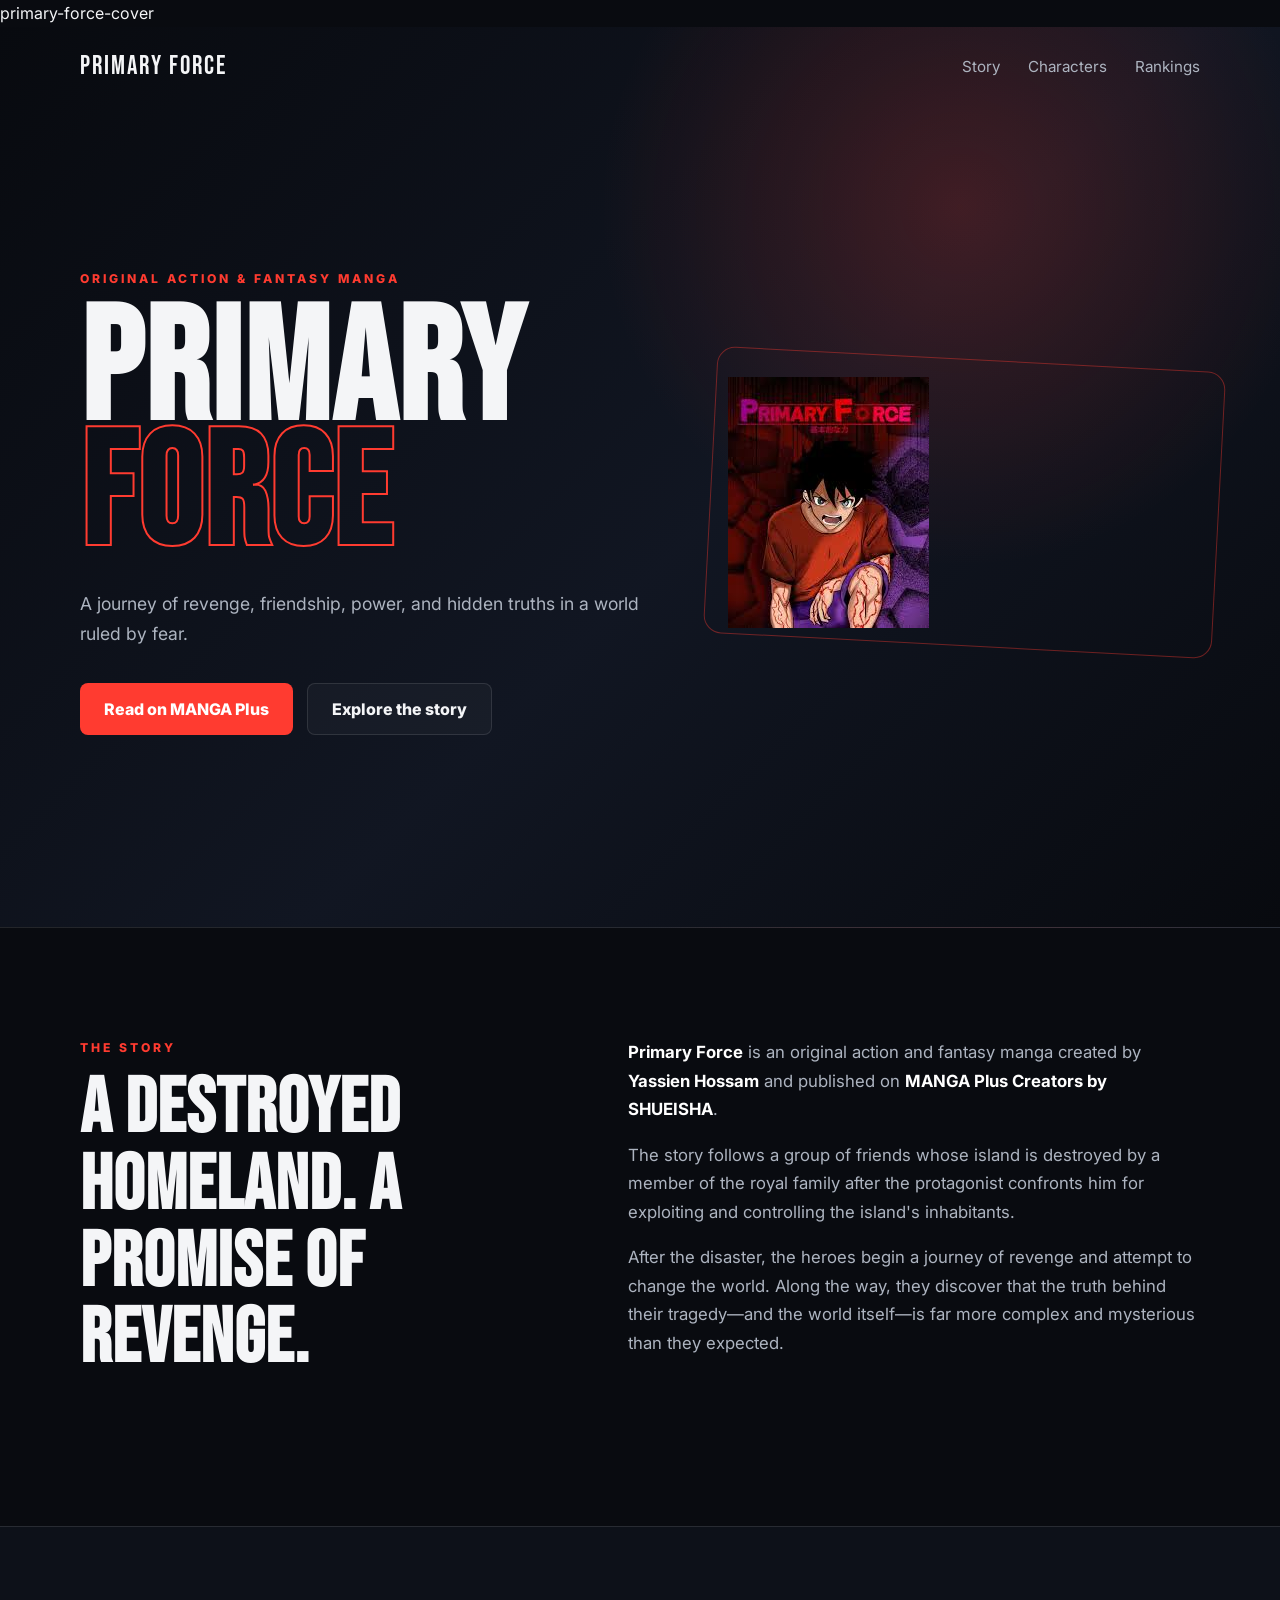
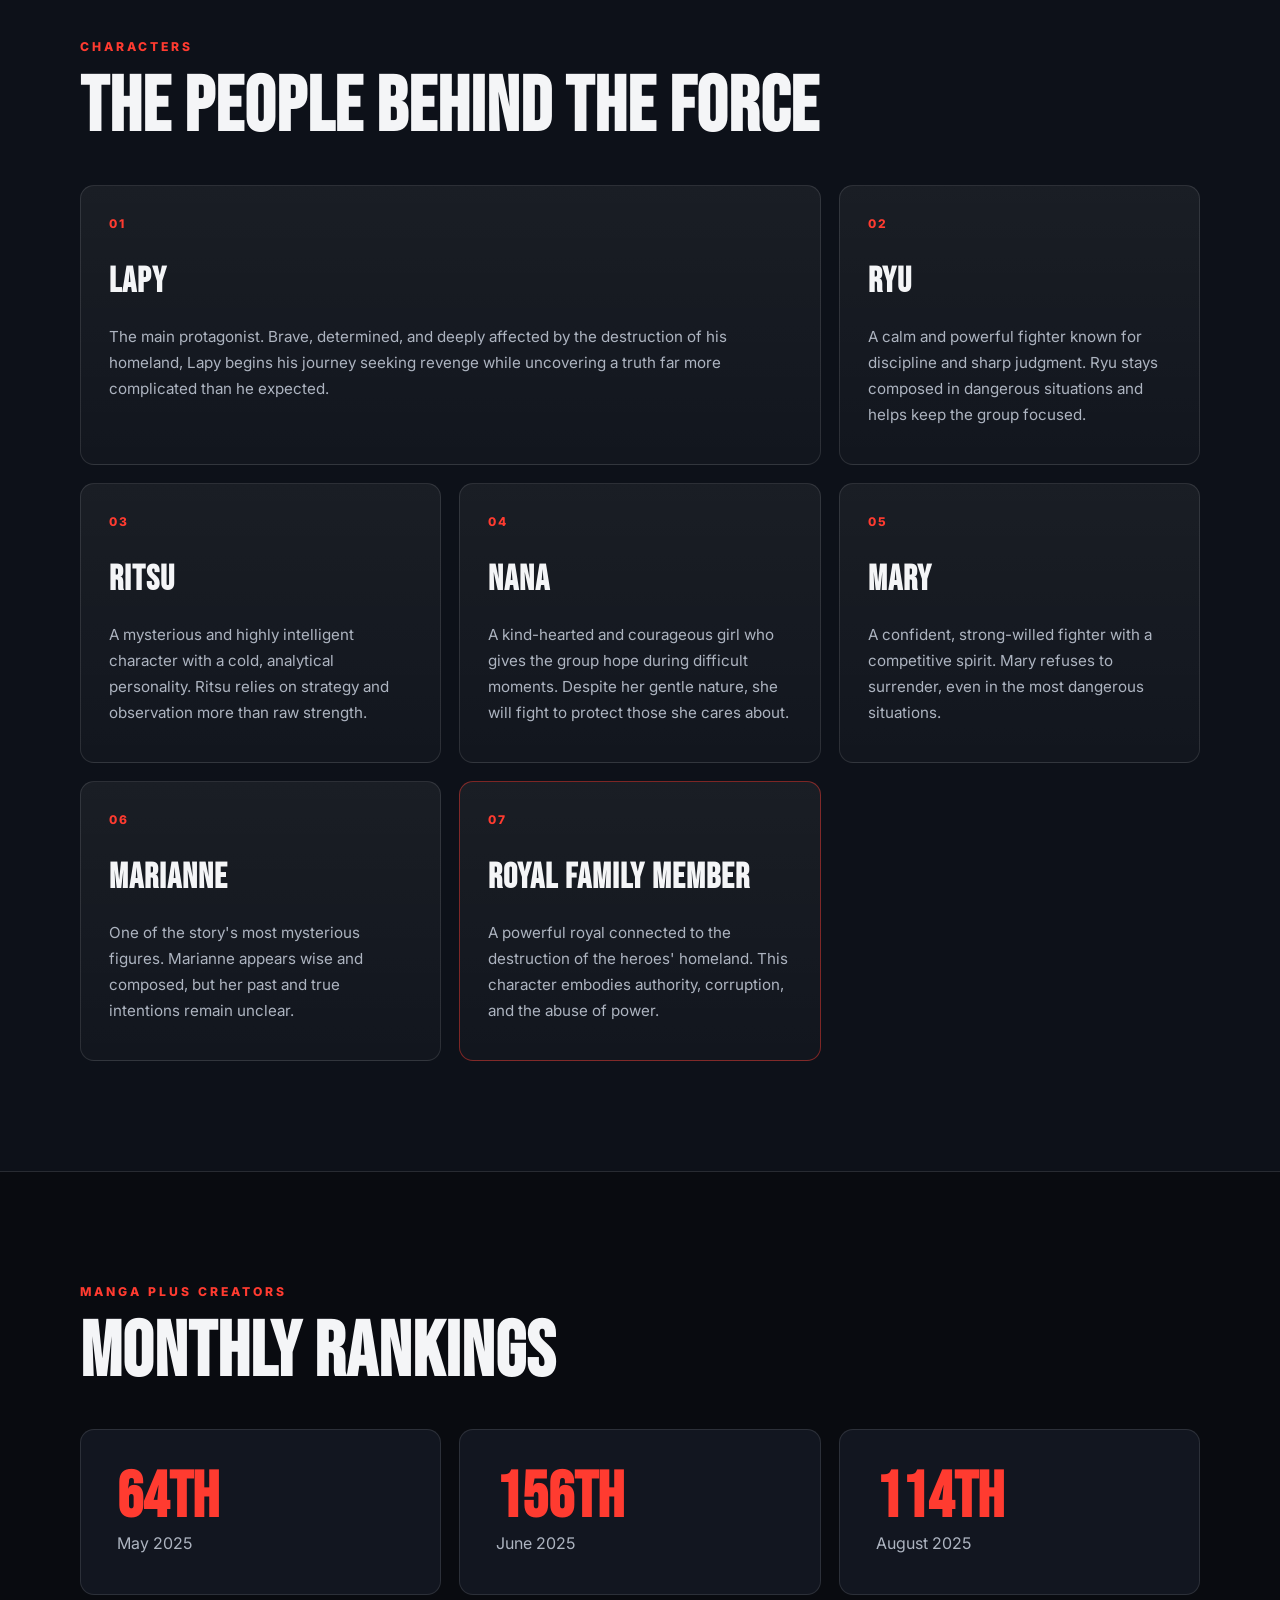
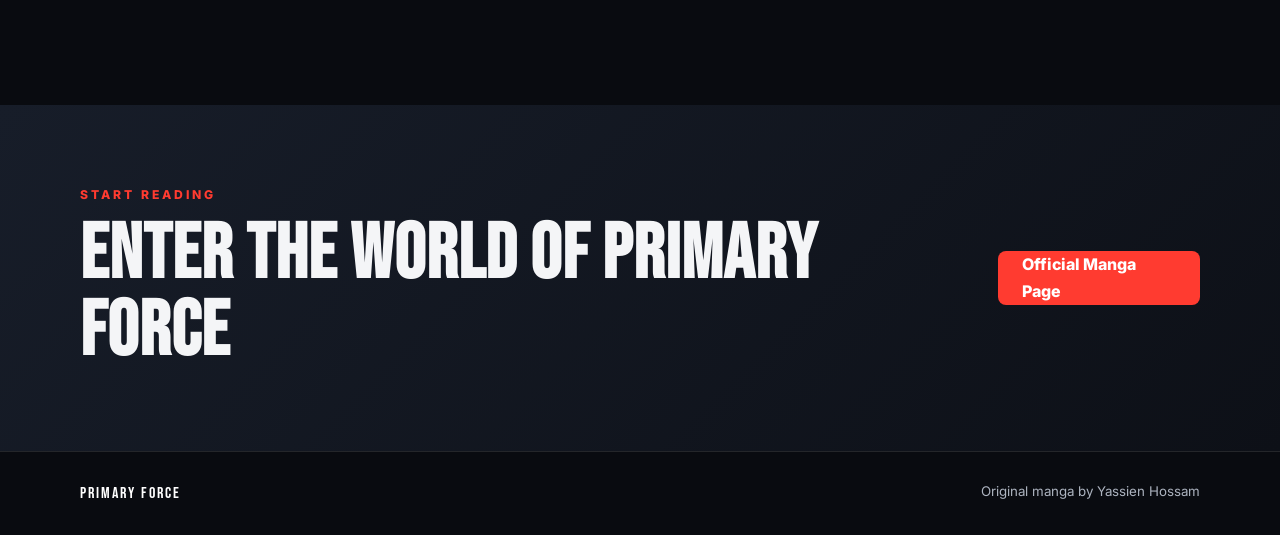
<file: index.html>
primary-force-cover
<!DOCTYPE html>
<html lang="en">
<head>
  <meta charset="UTF-8" />
  <meta name="viewport" content="width=device-width, initial-scale=1.0" />
  <title>Primary Force Manga — Story, Characters & Where to Read</title>
  <meta name="description" content="Discover Primary Force, an original action-fantasy manga by Yassien Hossam, published on MANGA Plus Creators by SHUEISHA. Explore its story, characters, rankings, and official reading link." />
  <meta name="keywords" content="Primary Force, Primary Force manga, Yassien Hossam, MANGA Plus Creators, SHUEISHA, action manga, fantasy manga" />
  <meta name="author" content="Primary Force" />
  <meta property="og:title" content="Primary Force Manga" />
  <meta property="og:description" content="An original action-fantasy manga by Yassien Hossam." />
  <meta property="og:type" content="website" />
  <meta property="og:image" content="images.jpeg">
  <meta name="twitter:card" content="summary_large_image" />
  <link rel="icon" href="images.jpeg">
  <link rel="stylesheet" href="styles.css" />
  <script type="application/ld+json">
  {
    "@context": "https://schema.org",
    "@type": "CreativeWorkSeries",
    "name": "Primary Force",
    "alternateName": "Primary Force Manga",
    "genre": ["Action", "Fantasy"],
    "creator": {
      "@type": "Person",
      "name": "Yassien Hossam"
    },
    "publisher": {
      "@type": "Organization",
      "name": "MANGA Plus Creators by SHUEISHA"
    },
    "description": "An original action-fantasy manga about a group of friends whose island is destroyed by a member of the royal family."
  }
  </script>
</head>
<body>
  <header class="hero">
    <nav class="nav container">
      <a class="brand" href="#top">PRIMARY FORCE</a>
      <div class="nav-links">
        <a href="#story">Story</a>
        <a href="#characters">Characters</a>
        <a href="#rankings">Rankings</a>
      </div>
    </nav>

    <div class="hero-grid container" id="top">
      <div class="hero-copy">
        <p class="eyebrow">ORIGINAL ACTION & FANTASY MANGA</p>
        <h1>PRIMARY<br><span>FORCE</span></h1>
        <p class="lead">
          A journey of revenge, friendship, power, and hidden truths in a world ruled by fear.
        </p>
        <div class="actions">
          <a class="btn primary" href="https://mangaplus-creators.jp/titles/s72505021355022760026965448" target="_blank" rel="noopener noreferrer">Read on MANGA Plus</a>
          <a class="btn secondary" href="#story">Explore the story</a>
        </div>
      </div>
      <div class="cover-wrap">
        <img src="images.jpeg"
      </div>
    </div>
  </header>

  <main>
    <section class="section container intro" id="story">
      <div>
        <p class="section-kicker">THE STORY</p>
        <h2>A destroyed homeland. A promise of revenge.</h2>
      </div>
      <div class="story-text">
        <p>
          <strong>Primary Force</strong> is an original action and fantasy manga created by
          <strong>Yassien Hossam</strong> and published on
          <strong>MANGA Plus Creators by SHUEISHA</strong>.
        </p>
        <p>
          The story follows a group of friends whose island is destroyed by a member of the
          royal family after the protagonist confronts him for exploiting and controlling the
          island's inhabitants.
        </p>
        <p>
          After the disaster, the heroes begin a journey of revenge and attempt to change the
          world. Along the way, they discover that the truth behind their tragedy—and the world
          itself—is far more complex and mysterious than they expected.
        </p>
      </div>
    </section>

    <section class="section dark" id="characters">
      <div class="container">
        <p class="section-kicker">CHARACTERS</p>
        <h2>The people behind the force</h2>

        <div class="character-grid">
          <article class="card featured">
            <span class="number">01</span>
            <h3>Lapy</h3>
            <p>The main protagonist. Brave, determined, and deeply affected by the destruction of his homeland, Lapy begins his journey seeking revenge while uncovering a truth far more complicated than he expected.</p>
          </article>

          <article class="card">
            <span class="number">02</span>
            <h3>Ryu</h3>
            <p>A calm and powerful fighter known for discipline and sharp judgment. Ryu stays composed in dangerous situations and helps keep the group focused.</p>
          </article>

          <article class="card">
            <span class="number">03</span>
            <h3>Ritsu</h3>
            <p>A mysterious and highly intelligent character with a cold, analytical personality. Ritsu relies on strategy and observation more than raw strength.</p>
          </article>

          <article class="card">
            <span class="number">04</span>
            <h3>Nana</h3>
            <p>A kind-hearted and courageous girl who gives the group hope during difficult moments. Despite her gentle nature, she will fight to protect those she cares about.</p>
          </article>

          <article class="card">
            <span class="number">05</span>
            <h3>Mary</h3>
            <p>A confident, strong-willed fighter with a competitive spirit. Mary refuses to surrender, even in the most dangerous situations.</p>
          </article>

          <article class="card">
            <span class="number">06</span>
            <h3>Marianne</h3>
            <p>One of the story's most mysterious figures. Marianne appears wise and composed, but her past and true intentions remain unclear.</p>
          </article>

          <article class="card villain">
            <span class="number">07</span>
            <h3>Royal Family Member</h3>
            <p>A powerful royal connected to the destruction of the heroes' homeland. This character embodies authority, corruption, and the abuse of power.</p>
          </article>
        </div>
      </div>
    </section>

    <section class="section container" id="rankings">
      <p class="section-kicker">MANGA PLUS CREATORS</p>
      <h2>Monthly rankings</h2>
      <div class="ranking-grid">
        <div class="ranking"><strong>64th</strong><span>May 2025</span></div>
        <div class="ranking"><strong>156th</strong><span>June 2025</span></div>
        <div class="ranking"><strong>114th</strong><span>August 2025</span></div>
      </div>
    </section>

    <section class="cta">
      <div class="container cta-inner">
        <div>
          <p class="section-kicker">START READING</p>
          <h2>Enter the world of Primary Force</h2>
        </div>
        <a class="btn primary" href="https://mangaplus-creators.jp/titles/s72505021355022760026965448" target="_blank" rel="noopener noreferrer">Official Manga Page</a>
      </div>
    </section>
  </main>

  <footer>
    <div class="container footer-inner">
      <span>PRIMARY FORCE</span>
      <small>Original manga by Yassien Hossam</small>
    </div>
  </footer>
</body>
</html>
</file>
<file: styles.css>
@import url('https://fonts.googleapis.com/css2?family=Bebas+Neue&family=Inter:wght@400;500;600;700;800&display=swap');

:root {
  --bg: #090b10;
  --panel: #121620;
  --text: #f4f5f7;
  --muted: #adb4c0;
  --accent: #ff3b30;
  --line: rgba(255,255,255,.11);
  --white: #ffffff;
}

* { box-sizing: border-box; }
html { scroll-behavior: smooth; }
body {
  margin: 0;
  background: var(--bg);
  color: var(--text);
  font-family: Inter, Arial, sans-serif;
  line-height: 1.7;
}
a { color: inherit; text-decoration: none; }
img { max-width: 100%; display: block; }
.container { width: min(1120px, calc(100% - 38px)); margin: 0 auto; }

.hero {
  min-height: 100vh;
  background:
    radial-gradient(circle at 75% 20%, rgba(255,59,48,.20), transparent 30%),
    linear-gradient(135deg, #080a0f 0%, #111622 55%, #080a0f 100%);
  border-bottom: 1px solid var(--line);
}
.nav {
  height: 80px;
  display: flex;
  align-items: center;
  justify-content: space-between;
}
.brand {
  font-family: "Bebas Neue", sans-serif;
  letter-spacing: 2px;
  font-size: 1.6rem;
}
.nav-links { display: flex; gap: 28px; color: var(--muted); font-size: .95rem; }
.nav-links a:hover { color: var(--white); }

.hero-grid {
  min-height: calc(100vh - 80px);
  display: grid;
  grid-template-columns: 1.1fr .9fr;
  align-items: center;
  gap: 70px;
  padding: 55px 0 85px;
}
.eyebrow, .section-kicker {
  color: var(--accent);
  font-size: .76rem;
  letter-spacing: 3px;
  font-weight: 800;
}
h1, h2, h3, p { margin-top: 0; }
h1 {
  font-family: "Bebas Neue", sans-serif;
  font-size: clamp(5rem, 13vw, 10rem);
  line-height: .78;
  letter-spacing: 2px;
  margin: 20px 0 30px;
}
h1 span { color: transparent; -webkit-text-stroke: 2px var(--accent); }
.lead { color: var(--muted); font-size: 1.1rem; max-width: 570px; }
.actions { display: flex; flex-wrap: wrap; gap: 14px; margin-top: 34px; }
.btn {
  display: inline-flex;
  align-items: center;
  justify-content: center;
  min-height: 52px;
  padding: 0 24px;
  border-radius: 8px;
  font-weight: 800;
  transition: .2s ease;
}
.btn:hover { transform: translateY(-2px); }
.btn.primary { background: var(--accent); color: white; }
.btn.secondary { border: 1px solid var(--line); background: rgba(255,255,255,.03); }

.cover-wrap { position: relative; }
.cover-wrap::before {
  content: "";
  position: absolute;
  inset: -18px;
  border: 1px solid rgba(255,59,48,.4);
  border-radius: 18px;
  transform: rotate(3deg);
}
.cover {
  width: min(100%, 440px);
  margin: 0 auto;
  border-radius: 14px;
  position: relative;
  box-shadow: 0 28px 80px rgba(0,0,0,.55);
}

.section { padding: 110px 0; }
.intro {
  display: grid;
  grid-template-columns: .9fr 1.1fr;
  gap: 80px;
  align-items: start;
}
h2 {
  font-family: "Bebas Neue", sans-serif;
  letter-spacing: 1px;
  font-size: clamp(2.8rem, 6vw, 5.2rem);
  line-height: 1;
  margin-bottom: 38px;
}
.story-text { color: var(--muted); font-size: 1.05rem; }
.story-text strong { color: var(--white); }

.dark { background: #0d1119; border-block: 1px solid var(--line); }
.character-grid {
  display: grid;
  grid-template-columns: repeat(3, 1fr);
  gap: 18px;
}
.card {
  min-height: 280px;
  padding: 28px;
  background: linear-gradient(180deg, rgba(255,255,255,.055), rgba(255,255,255,.025));
  border: 1px solid var(--line);
  border-radius: 14px;
}
.card.featured { grid-column: span 2; }
.card.villain { border-color: rgba(255,59,48,.45); }
.number { color: var(--accent); font-size: .75rem; font-weight: 800; letter-spacing: 2px; }
.card h3 {
  font-family: "Bebas Neue", sans-serif;
  font-size: 2.2rem;
  letter-spacing: 1px;
  margin: 18px 0 12px;
}
.card p { color: var(--muted); margin-bottom: 0; font-size: .95rem; }

.ranking-grid { display: grid; grid-template-columns: repeat(3, 1fr); gap: 18px; }
.ranking {
  padding: 36px;
  border-radius: 14px;
  border: 1px solid var(--line);
  background: var(--panel);
}
.ranking strong {
  display: block;
  font-family: "Bebas Neue", sans-serif;
  color: var(--accent);
  font-size: 4rem;
  line-height: 1;
}
.ranking span { color: var(--muted); }

.cta { padding: 80px 0; background: linear-gradient(135deg, #171d29, #0d1017); }
.cta-inner { display: flex; align-items: center; justify-content: space-between; gap: 30px; }
.cta h2 { margin-bottom: 0; }

footer { border-top: 1px solid var(--line); padding: 28px 0; }
.footer-inner { display: flex; justify-content: space-between; gap: 20px; color: var(--muted); }
.footer-inner span { font-family: "Bebas Neue", sans-serif; color: white; letter-spacing: 2px; }

@media (max-width: 820px) {
  .nav-links { display: none; }
  .hero-grid, .intro { grid-template-columns: 1fr; }
  .hero-grid { gap: 45px; }
  .cover { width: min(85%, 390px); }
  .character-grid { grid-template-columns: 1fr; }
  .card.featured { grid-column: auto; }
  .ranking-grid { grid-template-columns: 1fr; }
  .cta-inner { align-items: flex-start; flex-direction: column; }
  .footer-inner { flex-direction: column; }
}

@media (max-width: 480px) {
  .section { padding: 82px 0; }
  h1 { font-size: 5.5rem; }
  .btn { width: 100%; }
}
</file>
